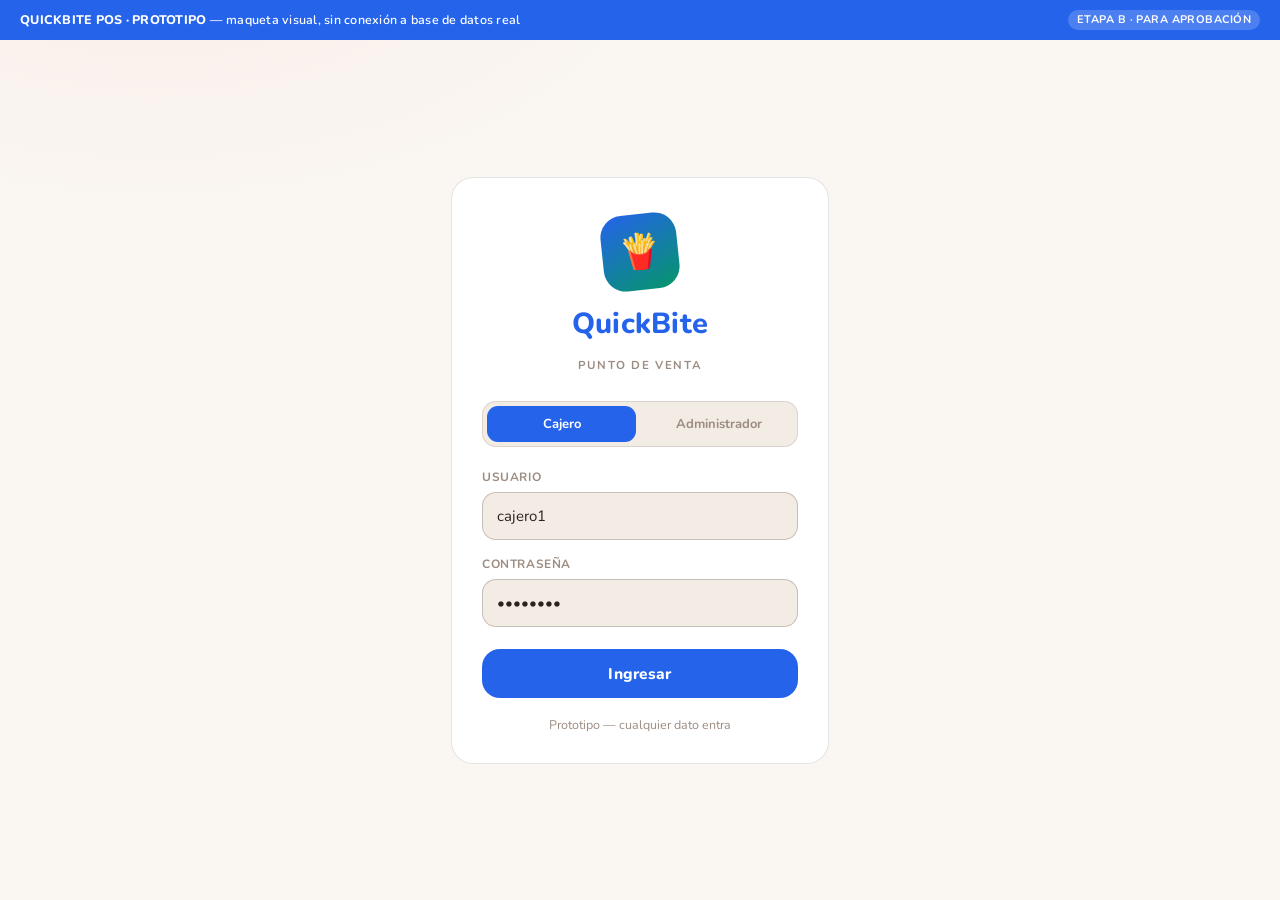
<file: landing/pos/prototype/index.html>
<!doctype html>
<html lang="es">
<head>
<meta charset="utf-8" />
<meta name="viewport" content="width=device-width, initial-scale=1" />
<title>QuickBite POS · Prototipo de Punto de Venta</title>
<link rel="preconnect" href="https://fonts.googleapis.com" />
<link rel="preconnect" href="https://fonts.gstatic.com" crossorigin />
<link href="https://fonts.googleapis.com/css2?family=Nunito:wght@400;600;700;800&display=swap" rel="stylesheet" />
<style>
  /*
    DESIGN PLAN (ver docs/FRONTEND.md)
    Color: --bg #FAF6F2 (crema suave, no blanco puro) · --surface #FFFFFF (tarjetas/paneles) ·
      --surface-2 #F3ECE4 (paneles anidados: inputs, sub-paneles) · --primary #2563EB (accion principal,
      seleccion/activo) · --primary-ink #FFFFFF · --accent #059669 (boton Cobrar y su flujo de pago) ·
      --accent-ink #2B2320 · --text #2B2320 · --text-dim tono atenuado de --text · --ok #2E8B57 · --danger rojo.
      Tema unico claro, plano (sin sombras duras ni elevacion), muy redondeado: el color y el radio
      comunican "tocable", no la profundidad.
    Type: fuente unica Nunito (400/600/700/800) para todo — titulos/precios en 800, subtitulos en 600,
      texto general en 400; numeros con tabular-nums para que las cifras alineen en columnas.
    Layout: dos actos en un lienzo — login centrado, luego la pantalla de venta de una sola vista (grid de
      catalogo a la izquierda, panel de pedido fijo a la derecha), con una hoja deslizante para Cobrar/Vueltas.
  */

  :root{
    --bg:#FAF6F2;
    --surface:#FFFFFF;
    --surface-2:#F3ECE4;
    --primary:#2563EB;
    --primary-ink:#FFFFFF;
    --accent:#059669;
    --accent-ink:#2B2320;
    --text:#2B2320;
    --text-dim:#9C8C82;
    --line:rgba(43,35,32,.12);
    --line-strong:rgba(43,35,32,.22);
    --danger:#D64545;
    --ok:#2E8B57;
    --radius:18px;
    --font-display: "Nunito", system-ui, sans-serif;
    --font-body: "Nunito", system-ui, -apple-system, sans-serif;
  }

  *{box-sizing:border-box;}
  html,body{height:100%;}
  body{
    margin:0;
    background: radial-gradient(ellipse 900px 500px at 12% -10%, rgba(232,73,29,.05), transparent 60%), var(--bg);
    color:var(--text);
    font-family:var(--font-body);
    font-weight:400;
    -webkit-font-smoothing:antialiased;
    overflow-x:hidden;
  }
  ::selection{ background:var(--accent); color:var(--accent-ink); }
  button{ font-family:inherit; }
  button:focus-visible, input:focus-visible, [tabindex]:focus-visible{
    outline:2px solid var(--primary); outline-offset:2px;
  }
  @media (prefers-reduced-motion: reduce){
    *{ animation-duration:.01ms !important; transition-duration:.01ms !important; }
  }

  .num{ font-variant-numeric: tabular-nums; }

  /* ---------- Top status strip (shared) ---------- */
  .devbar{
    display:flex; align-items:center; justify-content:space-between;
    gap:12px; padding:10px 20px;
    background:var(--primary); color:var(--primary-ink);
    font:600 12.5px/1.3 var(--font-body);
    letter-spacing:.02em;
  }
  .devbar b{ font-weight:800; }
  .devbar .tag{
    background:rgba(255,255,255,.18); color:var(--primary-ink);
    padding:3px 9px; border-radius:100px; font-weight:700; font-size:11px;
    letter-spacing:.04em; text-transform:uppercase;
  }

  /* ================= LOGIN SCREEN ================= */
  #login{
    min-height:calc(100vh - 40px);
    display:flex; align-items:center; justify-content:center;
    padding:40px 20px;
  }
  .login-card{
    width:100%; max-width:378px;
    background:var(--surface);
    border:1px solid var(--line);
    border-radius:22px;
    padding:36px 30px 30px;
  }
  .brand{
    display:flex; flex-direction:column; align-items:center; gap:14px;
    margin-bottom:28px;
  }
  .brand-badge{
    width:76px; height:76px; border-radius:22px;
    background:linear-gradient(155deg, var(--primary), var(--accent));
    display:flex; align-items:center; justify-content:center;
    font-size:34px;
    transform:rotate(-6deg);
  }
  .brand-word{
    font-family:var(--font-display);
    font-weight:800;
    font-size:29px;
    letter-spacing:.01em;
    color:var(--primary);
  }
  .brand-tag{
    font-size:11.5px; letter-spacing:.14em; text-transform:uppercase;
    color:var(--text-dim); font-weight:700;
  }
  .field{ margin-bottom:16px; }
  .field label{
    display:block; font-size:12px; font-weight:700; letter-spacing:.05em;
    text-transform:uppercase; color:var(--text-dim); margin-bottom:7px;
  }
  .field input{
    width:100%; padding:13px 14px; border-radius:14px;
    border:1px solid var(--line-strong); background:var(--surface-2);
    color:var(--text); font-size:15px; font-family:inherit;
  }
  .field input::placeholder{ color:var(--text-dim); }
  .btn-primary{
    width:100%; padding:14px 24px; border:none; border-radius:18px;
    background:var(--primary); color:var(--primary-ink);
    font-weight:800; font-size:15.5px; letter-spacing:.01em;
    cursor:pointer; margin-top:6px;
    transition:filter .12s ease;
  }
  .btn-primary:hover{ filter:brightness(1.08); }
  .login-foot{
    text-align:center; margin-top:18px; font-size:12.5px; color:var(--text-dim);
  }
  .role-chip{
    display:flex; gap:8px; margin-bottom:22px; background:var(--surface-2);
    border:1px solid var(--line); border-radius:14px; padding:4px;
  }
  .role-chip button{
    flex:1; padding:9px 0; border:none; border-radius:11px; background:transparent;
    color:var(--text-dim); font-weight:700; font-size:13px; cursor:pointer; font-family:inherit;
  }
  .role-chip button.active{ background:var(--primary); color:var(--primary-ink); }

  /* ================= SALE SCREEN ================= */
  #sale{ display:none; min-height:calc(100vh - 40px); }
  #sale.visible{ display:flex; }
  .app-shell{
    display:flex; width:100%; min-height:calc(100vh - 40px);
  }

  /* ---- catalog (left) ---- */
  .catalog{
    flex:1 1 auto; min-width:0;
    padding:22px 22px 32px;
    display:flex; flex-direction:column; gap:16px;
  }
  .catalog-head{
    display:flex; align-items:center; justify-content:space-between; gap:16px;
  }
  .wordmark-mini{
    display:flex; align-items:center; gap:10px;
  }
  .wordmark-mini .dot{
    width:34px; height:34px; border-radius:10px;
    background:linear-gradient(155deg, var(--primary), var(--accent));
    display:flex; align-items:center; justify-content:center; font-size:17px;
    transform:rotate(-6deg);
  }
  .wordmark-mini span{
    font-family:var(--font-display); font-weight:800; font-size:19px; color:var(--primary);
    display:inline-block;
  }
  .shift-pill{
    font-size:12px; color:var(--text-dim); font-weight:600;
    display:flex; align-items:center; gap:6px;
  }
  .shift-pill .led{ width:7px; height:7px; border-radius:50%; background:var(--ok); box-shadow:0 0 8px var(--ok); }

  .search-row{ position:relative; }
  .search-row input{
    width:100%; padding:13px 16px 13px 42px; border-radius:14px;
    border:1px solid var(--line); background:var(--surface);
    color:var(--text); font-size:14.5px; font-family:inherit;
  }
  .search-row input::placeholder{ color:var(--text-dim); }
  .search-row svg{
    position:absolute; left:14px; top:50%; transform:translateY(-50%);
    opacity:.5; color:var(--text-dim);
  }

  .tabs{ display:flex; gap:8px; flex-wrap:wrap; }
  .tab{
    padding:9px 16px; border-radius:100px; border:1px solid var(--line);
    background:var(--surface); color:var(--text-dim); font-family:inherit;
    font-weight:700; font-size:13px; cursor:pointer; white-space:nowrap;
    transition:background .12s ease, color .12s ease, border-color .12s ease;
  }
  .tab.active{ background:var(--primary); color:var(--primary-ink); border-color:var(--primary); }
  .tab:hover:not(.active){ border-color:var(--line-strong); color:var(--text); }

  .grid{
    display:grid; grid-template-columns:repeat(auto-fill, minmax(148px,1fr));
    gap:14px; overflow-y:auto; padding-bottom:6px; align-content:start;
  }
  .card{
    background:var(--surface); border:1px solid var(--line); border-radius:var(--radius);
    padding:12px; cursor:pointer; text-align:left;
    display:flex; flex-direction:column; gap:10px;
    transition:border-color .12s ease, background .12s ease;
    position:relative; overflow:hidden;
  }
  .card:hover{ border-color:var(--line-strong); }
  .card:hover .thumb{ transform:scale(1.05); }
  .card.selected{ border-color:var(--primary); background:var(--surface-2); }
  .card .thumb{
    aspect-ratio:1/1; border-radius:12px; overflow:hidden;
    background:linear-gradient(155deg, var(--surface-2), #ECE0D2);
    display:flex; align-items:center; justify-content:center; font-size:34px;
    border:1px solid var(--line);
    transition:transform .25s ease;
  }
  .card .name{ font-weight:700; font-size:13.5px; line-height:1.25; }
  .card .price{ font-weight:800; color:var(--primary); font-size:13.5px; }
  .card .qty-badge{
    position:absolute; top:8px; right:8px; background:var(--primary); color:var(--primary-ink);
    min-width:20px; height:20px; padding:0 5px; border-radius:100px;
    font-size:11.5px; font-weight:800; display:none; align-items:center; justify-content:center;
  }
  .card.selected .qty-badge{ display:flex; }
  .scroll-hint{
    display:flex; justify-content:center; padding:2px 0 0;
  }
  .scroll-hint .puck{
    width:38px; height:38px; border-radius:50%; background:var(--surface);
    border:1px solid var(--line); display:flex; align-items:center; justify-content:center;
    color:var(--text-dim); animation:bob 1.6s ease-in-out infinite;
  }
  @keyframes bob{ 0%,100%{ transform:translateY(0); } 50%{ transform:translateY(4px); } }

  /* ---- order rail (right) ---- */
  .order-rail{
    width:352px; flex:0 0 auto;
    background:var(--surface);
    border-left:1px solid var(--line);
    display:flex; flex-direction:column;
    padding:20px 18px 18px;
    gap:14px;
  }
  .fulfillment{
    display:flex; background:var(--surface-2); border:1px solid var(--line);
    border-radius:16px; padding:4px; gap:4px;
  }
  .fulfillment button{
    flex:1; padding:10px 0; border:none; border-radius:12px; background:transparent; font-family:inherit;
    color:var(--text-dim); font-weight:800; font-size:13px; cursor:pointer;
    display:flex; align-items:center; justify-content:center; gap:6px;
  }
  .fulfillment button.active{ background:var(--primary); color:var(--primary-ink); }

  .sub-panel{
    background:var(--surface-2); border:1px solid var(--line); border-radius:14px;
    padding:12px; display:none; flex-direction:column; gap:8px;
  }
  .sub-panel.visible{ display:flex; }
  .sub-panel input, .sub-panel select{
    width:100%; padding:10px 12px; border-radius:11px; border:1px solid var(--line-strong);
    background:var(--surface); color:var(--text); font-size:13.5px; font-family:inherit;
  }
  .zone-note{
    font-size:12px; color:var(--text-dim); display:flex; justify-content:space-between;
    padding-top:2px;
  }
  .zone-note b{ color:var(--primary); font-weight:800; }

  .order-lines{
    flex:1 1 auto; overflow-y:auto; display:flex; flex-direction:column; gap:10px;
    min-height:120px; padding-right:2px;
  }
  .order-empty{
    margin:auto; text-align:center; color:var(--text-dim); font-size:13px; padding:20px 10px;
  }
  .line{
    display:flex; flex-direction:column; gap:2px;
    padding-bottom:10px; border-bottom:1px dashed var(--line);
  }
  .line-top{ display:flex; justify-content:space-between; gap:10px; font-size:13.5px; font-weight:700; }
  .line-addon{ font-size:12px; color:var(--text-dim); padding-left:14px; }
  .line-sub{ font-size:12.5px; color:var(--text-dim); }

  .totals{
    border-top:1px solid var(--line); padding-top:12px;
    display:flex; flex-direction:column; gap:6px;
  }
  .totals .row{ display:flex; justify-content:space-between; font-size:13px; color:var(--text-dim); }
  .totals .row.grand{
    font-size:21px; font-weight:800; color:var(--text); padding-top:4px;
  }
  .totals .row.grand .num{ color:var(--accent-ink); }

  .btn-cobrar{
    width:100%; padding:16px 24px; border:none; border-radius:18px;
    background:var(--accent); color:var(--accent-ink);
    font-weight:800; font-size:16.5px; cursor:pointer; font-family:inherit;
    display:flex; align-items:center; justify-content:center; gap:8px;
    transition:filter .12s ease;
  }
  .btn-cobrar:hover{ filter:brightness(1.05); }
  .btn-cobrar:disabled{ opacity:.4; cursor:not-allowed; filter:none; }

  /* ---- addon popover ---- */
  .overlay{
    position:fixed; inset:0; background:rgba(43,35,32,.45);
    display:none; align-items:center; justify-content:center; z-index:40; padding:20px;
  }
  .overlay.visible{ display:flex; }
  .popover{
    width:100%; max-width:340px; background:var(--surface); border:1px solid var(--line);
    border-radius:20px; padding:20px;
  }
  .popover h3{ margin:0 0 4px; font-size:17px; font-family:var(--font-display); font-weight:800; }
  .popover .sub{ margin:0 0 16px; font-size:12.5px; color:var(--text-dim); }
  .addon-opt{
    display:flex; align-items:center; justify-content:space-between;
    padding:11px 4px; border-bottom:1px solid var(--line); cursor:pointer;
  }
  .addon-opt:last-of-type{ border-bottom:none; }
  .addon-opt .chk{
    width:20px; height:20px; border-radius:7px; border:2px solid var(--line-strong);
    display:flex; align-items:center; justify-content:center; flex:0 0 auto;
  }
  .addon-opt.checked .chk{ background:var(--primary); border-color:var(--primary); color:var(--primary-ink); }
  .addon-opt .lbl{ flex:1; padding:0 10px; font-size:13.5px; }
  .addon-opt .pr{ font-size:12.5px; color:var(--text-dim); }
  .popover-actions{ display:flex; gap:10px; margin-top:16px; }
  .btn-ghost{
    flex:1; padding:11px 24px; border-radius:18px; border:2px solid var(--primary); font-family:inherit;
    background:#fff; color:var(--primary); font-weight:700; cursor:pointer; font-size:13.5px;
  }
  .popover-actions .btn-primary{ margin:0; flex:1.4; }

  /* ---- cobrar sheet ---- */
  .sheet-overlay{
    position:fixed; inset:0; background:rgba(43,35,32,.5);
    display:none; align-items:flex-end; justify-content:center; z-index:50;
  }
  .sheet-overlay.visible{ display:flex; }
  .sheet{
    width:100%; max-width:480px; background:var(--surface);
    border:1px solid var(--line); border-bottom:none;
    border-radius:22px 22px 0 0; padding:26px 24px 30px;
    animation:slideup .22s ease-out;
  }
  @keyframes slideup{ from{ transform:translateY(24px); opacity:0; } to{ transform:translateY(0); opacity:1; } }
  .sheet-head{ display:flex; justify-content:space-between; align-items:flex-start; margin-bottom:6px; }
  .sheet-head h2{ margin:0; font-family:var(--font-display); font-size:20px; font-weight:800; }
  .sheet-close{ background:none; border:none; color:var(--text-dim); font-size:22px; cursor:pointer; line-height:1; }
  .sheet-total{ font-size:13px; color:var(--text-dim); margin-bottom:18px; }
  .sheet-total .num{ color:var(--primary); font-weight:800; font-size:15px; }

  .pay-tabs{ display:flex; gap:8px; margin-bottom:18px; }
  .pay-tabs button{
    flex:1; padding:10px; border-radius:14px; border:1px solid var(--line); font-family:inherit;
    background:var(--surface-2); color:var(--text-dim); font-weight:700; font-size:13.5px; cursor:pointer;
  }
  .pay-tabs button.active{ background:var(--accent); color:var(--accent-ink); border-color:var(--accent); }

  .pay-pane{ display:none; }
  .pay-pane.visible{ display:block; }

  .cash-display{
    background:var(--surface-2); border:1px solid var(--line); border-radius:16px;
    padding:16px; text-align:center; margin-bottom:14px;
  }
  .cash-display .lbl{ font-size:11.5px; color:var(--text-dim); text-transform:uppercase; letter-spacing:.08em; font-weight:700; }
  .cash-display .amt{ font-size:30px; font-weight:800; margin-top:4px; }
  .cash-display .amt.zero{ color:var(--text-dim); }

  .quick-amts{ display:flex; gap:8px; margin-bottom:14px; }
  .quick-amts button{
    flex:1; padding:9px 0; border-radius:12px; border:1px solid var(--line-strong); font-family:inherit;
    background:#fff; color:var(--text); font-weight:700; font-size:12.5px; cursor:pointer;
  }
  .quick-amts button:hover{ border-color:var(--primary); color:var(--primary); }

  .keypad{ display:grid; grid-template-columns:repeat(3,1fr); gap:8px; margin-bottom:16px; }
  .keypad button{
    padding:14px 0; border-radius:14px; border:1px solid var(--line); font-family:inherit;
    background:var(--surface-2); color:var(--text); font-size:17px; font-weight:700; cursor:pointer;
  }
  .keypad button:hover{ border-color:var(--line-strong); }
  .keypad button.clear{ color:var(--danger); font-size:13px; }

  .change-row{
    display:flex; justify-content:space-between; align-items:center;
    padding:14px 16px; border-radius:14px; margin-bottom:16px;
    background:rgba(46,139,87,.08); border:1px solid rgba(46,139,87,.3);
  }
  .change-row.insufficient{ background:rgba(214,69,69,.08); border-color:rgba(214,69,69,.3); }
  .change-row .lbl{ font-size:12.5px; font-weight:700; color:var(--text-dim); text-transform:uppercase; letter-spacing:.05em; }
  .change-row .val{ font-size:19px; font-weight:800; color:var(--ok); }
  .change-row.insufficient .val{ color:var(--danger); font-size:13px; }

  .transfer-drop{
    border:2px dashed var(--line-strong); border-radius:16px; padding:26px 16px;
    text-align:center; margin-bottom:14px; color:var(--text-dim); font-size:13px;
  }
  .transfer-drop b{ color:var(--primary); display:block; margin-bottom:4px; font-size:14px; }
  .transfer-note{ font-size:11.5px; color:var(--text-dim); text-align:center; margin-bottom:16px; }
  .transfer-note b{ color:var(--text); }

  /* ---- pedido como panel deslizante en ventanas angostas ----
     Caso real: el cajero divide el monitor a la mitad para contestar WhatsApp de domicilios
     al lado del sistema. Esa ventana queda angosta pero sigue siendo de escritorio (alta, no
     un celular en vertical), así que en vez de apilar el pedido debajo del catálogo — lo que
     dejaría muy poco catálogo visible — el pedido se convierte en un panel que se abre bajo
     demanda, y el catálogo aprovecha todo el ancho disponible. */
  .rail-close{ display:none; }
  .order-fab{ display:none; }
  .rail-backdrop{ position:fixed; inset:0; background:rgba(43,35,32,.35); z-index:55; display:none; }
  .rail-backdrop.visible{ display:block; }

  @media (max-width:980px){
    .order-rail{
      position:fixed; top:0; right:0; bottom:0; width:368px; max-width:90vw;
      border-left:1px solid var(--line); border-top:none; border-radius:0;
      transform:translateX(100%); transition:transform .22s ease-out; z-index:60;
    }
    .order-rail.open{ transform:translateX(0); }
    .rail-close{
      display:flex; align-self:flex-end; align-items:center; justify-content:center;
      width:34px; height:34px; border-radius:50%; border:none; background:var(--surface-2);
      color:var(--text-dim); font-size:15px; cursor:pointer; margin-bottom:-8px; flex:0 0 auto;
    }
    .order-fab{
      display:flex; align-items:center; gap:8px;
      position:fixed; bottom:20px; right:20px; z-index:56;
      background:var(--primary); color:var(--primary-ink); border:none;
      border-radius:100px; padding:14px 22px; font-weight:800; font-size:14px;
      cursor:pointer; font-family:inherit;
    }
    .order-fab .fab-count{
      background:rgba(255,255,255,.25); border-radius:100px; padding:1px 8px; font-size:12.5px;
    }
  }
</style>
</head>
<body>

<div class="devbar">
  <span><b>QUICKBITE POS · PROTOTIPO</b> — maqueta visual, sin conexión a base de datos real</span>
  <span class="tag">Etapa B · para aprobación</span>
</div>

<!-- ============ LOGIN ============ -->
<section id="login">
  <div class="login-card">
    <div class="brand">
      <div class="brand-badge">🍟</div>
      <div class="brand-word">QuickBite</div>
      <div class="brand-tag">Punto de venta</div>
    </div>
    <div class="role-chip">
      <button type="button" class="active" data-role="Cajero">Cajero</button>
      <button type="button" data-role="Administrador">Administrador</button>
    </div>
    <div class="field">
      <label for="u">Usuario</label>
      <input id="u" type="text" placeholder="ej. cajero1" value="cajero1" />
    </div>
    <div class="field">
      <label for="p">Contraseña</label>
      <input id="p" type="password" placeholder="••••••••" value="••••••••" />
    </div>
    <button class="btn-primary" id="btnLogin">Ingresar</button>
    <div class="login-foot">Prototipo — cualquier dato entra</div>
  </div>
</section>

<!-- ============ SALE SCREEN ============ -->
<section id="sale">
  <div class="app-shell">

    <!-- Catalog -->
    <div class="catalog">
      <div class="catalog-head">
        <div class="wordmark-mini"><span class="dot">🍟</span><span>QuickBite</span></div>
        <div class="shift-pill"><span class="led"></span> Turno activo · cajero1</div>
      </div>

      <div class="search-row">
        <svg width="17" height="17" viewBox="0 0 24 24" fill="none" stroke="currentColor" stroke-width="2"><circle cx="11" cy="11" r="7"/><path d="m21 21-4.3-4.3"/></svg>
        <input id="search" type="text" placeholder="Buscar por nombre o precio…" />
      </div>

      <div class="tabs" id="tabs">
        <button class="tab active" data-cat="Hamburguesas">🍔 Hamburguesas</button>
        <button class="tab" data-cat="Papas">🍟 Papas</button>
        <button class="tab" data-cat="Bebidas">🥤 Bebidas</button>
        <button class="tab" data-cat="Adiciones">➕ Adiciones</button>
      </div>

      <div class="grid" id="grid"></div>
      <div class="scroll-hint"><div class="puck">↓</div></div>
    </div>

    <!-- Order rail -->
    <div class="order-rail" id="orderRail">
      <button class="rail-close" id="railClose" aria-label="Cerrar pedido">✕</button>
      <div class="fulfillment" id="fulfillment">
        <button class="active" data-mode="Mesa">🍽️ Mesa</button>
        <button data-mode="Llevar">🥡 Llevar</button>
        <button data-mode="Domicilio">🛵 Domicilio</button>
      </div>

      <div class="sub-panel" id="panelMesa">
        <input type="text" placeholder="Número de mesa" value="4" />
      </div>

      <div class="sub-panel" id="panelDomicilio">
        <input type="text" placeholder="Buscar cliente por nombre o teléfono…" />
        <input type="number" placeholder="Número de calle (ej. 34)" id="calleInput" />
        <div class="zone-note" id="zoneNote">Ingresa la calle para calcular el envío</div>
      </div>

      <div class="order-lines" id="orderLines">
        <div class="order-empty">Toca un producto del catálogo<br/>para agregarlo al pedido</div>
      </div>

      <div class="totals">
        <div class="row"><span>Subtotal</span><span class="num" id="subtotalVal">$0</span></div>
        <div class="row" id="envioRow" style="display:none;"><span>Domicilio</span><span class="num" id="envioVal">$0</span></div>
        <div class="row grand"><span>Total</span><span class="num" id="totalVal">$0</span></div>
      </div>

      <button class="btn-cobrar" id="btnCobrar" disabled>Cobrar →</button>
    </div>
  </div>

  <div class="rail-backdrop" id="railBackdrop"></div>
  <button class="order-fab" id="orderFab">
    🧾 Ver pedido <span class="fab-count num" id="fabCount"></span>
  </button>
</section>

<!-- ============ ADDON POPOVER ============ -->
<div class="overlay" id="overlay">
  <div class="popover">
    <h3 id="popTitle">Elige tus salsas</h3>
    <p class="sub">Puedes marcar varias · algunas tienen costo adicional</p>
    <div id="addonList"></div>
    <div class="popover-actions">
      <button class="btn-ghost" id="popCancel">Cancelar</button>
      <button class="btn-primary" id="popConfirm">Agregar al pedido</button>
    </div>
  </div>
</div>

<!-- ============ COBRAR SHEET ============ -->
<div class="sheet-overlay" id="sheetOverlay">
  <div class="sheet">
    <div class="sheet-head">
      <h2>Cobrar pedido</h2>
      <button class="sheet-close" id="sheetClose">×</button>
    </div>
    <div class="sheet-total">Total a pagar <span class="num" id="sheetTotal">$0</span></div>

    <div class="pay-tabs">
      <button class="active" data-pay="efectivo">💵 Efectivo</button>
      <button data-pay="transferencia">📲 Transferencia</button>
    </div>

    <!-- Efectivo -->
    <div class="pay-pane visible" id="paneEfectivo">
      <div class="cash-display">
        <div class="lbl">Recibido</div>
        <div class="amt zero num" id="recibidoDisplay">$0</div>
      </div>
      <div class="quick-amts">
        <button data-amt="5000">+5.000</button>
        <button data-amt="10000">+10.000</button>
        <button data-amt="20000">+20.000</button>
        <button data-amt="50000">+50.000</button>
      </div>
      <div class="keypad" id="keypad">
        <button data-k="1">1</button><button data-k="2">2</button><button data-k="3">3</button>
        <button data-k="4">4</button><button data-k="5">5</button><button data-k="6">6</button>
        <button data-k="7">7</button><button data-k="8">8</button><button data-k="9">9</button>
        <button class="clear" data-k="C">Borrar</button><button data-k="0">0</button><button data-k="000">000</button>
      </div>
      <div class="change-row insufficient" id="changeRow">
        <span class="lbl">Cambio a devolver</span>
        <span class="val num" id="changeVal">Falta $0</span>
      </div>
    </div>

    <!-- Transferencia -->
    <div class="pay-pane" id="paneTransferencia">
      <div class="transfer-drop">
        <b>📎 Pega aquí el comprobante</b>
        Ctrl+V con la captura copiada desde WhatsApp — es opcional
      </div>
      <div class="transfer-note">Puedes confirmar el pago <b>sin adjuntar</b> el comprobante si aún no lo tienes a la mano.</div>
    </div>

    <button class="btn-primary" id="btnConfirmarPago">Confirmar pago e imprimir</button>
  </div>
</div>

<script>
(function(){
  var CATALOG = {
    Hamburguesas: [
      {n:"Hamburguesa Clásica", p:16000, addon:true},
      {n:"Hamburguesa BBQ", p:18500, addon:true},
      {n:"Hamburguesa Picante", p:15000, addon:true},
      {n:"Hamburguesa de Pollo", p:21000, addon:true}
    ],
    Papas: [
      {n:"Papas con Queso", p:12000, addon:true},
      {n:"Papas con Tocineta", p:14500, addon:true},
      {n:"Papas Mixtas", p:9000, addon:true},
      {n:"Papas Dobles", p:16000, addon:true}
    ],
    Bebidas: [
      {n:"Limonada de Coco", p:6500, addon:false},
      {n:"Jugo de Mora", p:6000, addon:false},
      {n:"Gaseosa Personal", p:4500, addon:false},
      {n:"Malteada de Vainilla", p:9500, addon:false}
    ],
    Adiciones: [
      {n:"Salsa de la Casa", p:0, addon:false},
      {n:"Extra Queso", p:3000, addon:false},
      {n:"Tocineta Crocante", p:4000, addon:false},
      {n:"Piña Caramelizada", p:2500, addon:false}
    ]
  };
  var ICONS = {Hamburguesas:"🍔", Papas:"🍟", Bebidas:"🥤", Adiciones:"➕"};
  var ADDONS = [
    {n:"Salsa BBQ", p:0}, {n:"Salsa Rosada", p:0}, {n:"Piña Caramelizada", p:2500},
    {n:"Extra Queso", p:3000}, {n:"Tocineta Crocante", p:4000}
  ];

  function fmt(n){ return "$" + n.toLocaleString("es-CO"); }

  // ---- Login ----
  document.querySelectorAll(".role-chip button").forEach(function(b){
    b.addEventListener("click", function(){
      document.querySelectorAll(".role-chip button").forEach(function(x){ x.classList.remove("active"); });
      b.classList.add("active");
    });
  });
  document.getElementById("btnLogin").addEventListener("click", function(){
    document.getElementById("login").style.display = "none";
    document.getElementById("sale").classList.add("visible");
  });

  // ---- Panel de pedido deslizante (ventana angosta: cajero con WhatsApp al lado) ----
  function openRail(){
    document.getElementById("orderRail").classList.add("open");
    document.getElementById("railBackdrop").classList.add("visible");
  }
  function closeRail(){
    document.getElementById("orderRail").classList.remove("open");
    document.getElementById("railBackdrop").classList.remove("visible");
  }
  document.getElementById("orderFab").addEventListener("click", openRail);
  document.getElementById("railClose").addEventListener("click", closeRail);
  document.getElementById("railBackdrop").addEventListener("click", closeRail);

  // ---- Catalog rendering ----
  var currentCat = "Hamburguesas";
  var order = []; // {name, price, qty, addons:[{n,p}]}
  var pendingItem = null;
  var pendingAddons = [];

  function renderGrid(filterText){
    var grid = document.getElementById("grid");
    grid.innerHTML = "";
    var items = CATALOG[currentCat];
    (filterText ? Object.keys(CATALOG).reduce(function(acc,c){ return acc.concat(CATALOG[c].map(function(i){ return Object.assign({cat:c}, i); })); },[]) : items.map(function(i){ return Object.assign({cat:currentCat}, i); }))
      .filter(function(i){
        if(!filterText) return true;
        var q = filterText.toLowerCase();
        return i.n.toLowerCase().indexOf(q) !== -1 || String(i.p).indexOf(q) !== -1;
      })
      .forEach(function(item){
        var card = document.createElement("button");
        card.type = "button";
        card.className = "card";
        var qtyInOrder = order.filter(function(l){ return l.name === item.n; }).reduce(function(a,l){ return a + l.qty; }, 0);
        if(qtyInOrder > 0) card.classList.add("selected");
        card.innerHTML =
          '<div class="thumb">' + (ICONS[item.cat]||"🍽️") + '</div>' +
          '<div class="name">' + item.n + '</div>' +
          '<div class="price num">' + fmt(item.p) + '</div>' +
          '<div class="qty-badge">' + (qtyInOrder||"") + '</div>';
        card.addEventListener("click", function(){ addItem(item); });
        grid.appendChild(card);
      });
  }

  document.querySelectorAll(".tab").forEach(function(t){
    t.addEventListener("click", function(){
      document.querySelectorAll(".tab").forEach(function(x){ x.classList.remove("active"); });
      t.classList.add("active");
      currentCat = t.dataset.cat;
      document.getElementById("search").value = "";
      renderGrid();
    });
  });
  document.getElementById("search").addEventListener("input", function(e){
    renderGrid(e.target.value.trim());
  });

  function addItem(item){
    if(item.addon){
      pendingItem = item;
      pendingAddons = [];
      openAddonPopover(item);
    } else {
      pushLine(item, []);
    }
  }

  function pushLine(item, addons){
    order.push({ name:item.n, price:item.p, qty:1, addons:addons });
    renderGrid(document.getElementById("search").value.trim());
    renderOrder();
  }

  // ---- Addon popover ----
  function openAddonPopover(item){
    document.getElementById("popTitle").textContent = "Personaliza: " + item.n;
    var list = document.getElementById("addonList");
    list.innerHTML = "";
    ADDONS.forEach(function(a){
      var row = document.createElement("div");
      row.className = "addon-opt";
      row.innerHTML =
        '<div class="chk"></div>' +
        '<div class="lbl">' + a.n + '</div>' +
        '<div class="pr">' + (a.p ? "+" + fmt(a.p) : "Gratis") + '</div>';
      row.addEventListener("click", function(){
        var idx = pendingAddons.findIndex(function(x){ return x.n === a.n; });
        if(idx === -1){ pendingAddons.push(a); row.classList.add("checked"); }
        else { pendingAddons.splice(idx,1); row.classList.remove("checked"); }
      });
      list.appendChild(row);
    });
    document.getElementById("overlay").classList.add("visible");
  }
  document.getElementById("popCancel").addEventListener("click", function(){
    document.getElementById("overlay").classList.remove("visible");
  });
  document.getElementById("popConfirm").addEventListener("click", function(){
    document.getElementById("overlay").classList.remove("visible");
    pushLine(pendingItem, pendingAddons.slice());
  });

  // ---- Order rail ----
  function renderOrder(){
    var wrap = document.getElementById("orderLines");
    wrap.innerHTML = "";
    if(order.length === 0){
      wrap.innerHTML = '<div class="order-empty">Toca un producto del catálogo<br/>para agregarlo al pedido</div>';
    } else {
      order.forEach(function(line, idx){
        var addonTotal = line.addons.reduce(function(a,x){ return a+x.p; }, 0);
        var lineTotal = (line.price + addonTotal) * line.qty;
        var div = document.createElement("div");
        div.className = "line";
        div.innerHTML =
          '<div class="line-top"><span>' + line.qty + '× ' + line.name + '</span><span class="num">' + fmt(lineTotal) + '</span></div>' +
          line.addons.map(function(a){ return '<div class="line-addon">+ ' + a.n + '</div>'; }).join("") +
          '<div class="line-sub">' + fmt(line.price) + ' c/u' + (addonTotal ? " + adiciones" : "") + '</div>';
        wrap.appendChild(div);
      });
    }

    var subtotal = order.reduce(function(a,l){
      var addonTotal = l.addons.reduce(function(x,y){ return x+y.p; }, 0);
      return a + (l.price + addonTotal) * l.qty;
    }, 0);

    var envio = currentFulfillment === "Domicilio" ? getEnvioCost() : 0;
    var total = subtotal + envio;

    document.getElementById("subtotalVal").textContent = fmt(subtotal);
    document.getElementById("envioRow").style.display = currentFulfillment === "Domicilio" ? "flex" : "none";
    document.getElementById("envioVal").textContent = fmt(envio);
    document.getElementById("totalVal").textContent = fmt(total);
    document.getElementById("btnCobrar").disabled = order.length === 0 || (currentFulfillment === "Domicilio" && envio === null);

    var itemCount = order.reduce(function(a,l){ return a + l.qty; }, 0);
    document.getElementById("fabCount").textContent = itemCount > 0 ? itemCount + " · " + fmt(total) : "";
  }

  // ---- Fulfillment / domicilio zones ----
  var currentFulfillment = "Mesa";
  var ZONES = [ {from:1, to:20, cost:3000}, {from:21, to:40, cost:5000}, {from:41, to:60, cost:7000} ];

  function getEnvioCost(){
    var calle = parseInt(document.getElementById("calleInput").value, 10);
    if(isNaN(calle)) return 0;
    var zone = ZONES.find(function(z){ return calle >= z.from && calle <= z.to; });
    return zone ? zone.cost : null;
  }
  function updateZoneNote(){
    var calle = document.getElementById("calleInput").value;
    var note = document.getElementById("zoneNote");
    if(!calle){ note.innerHTML = "Ingresa la calle para calcular el envío"; return; }
    var cost = getEnvioCost();
    if(cost === null){ note.innerHTML = '<span style="color:var(--danger)">Zona no configurada — confirma con un administrador</span>'; }
    else { note.innerHTML = "Costo de envío: <b class='num'>" + fmt(cost) + "</b>"; }
  }
  document.getElementById("calleInput").addEventListener("input", function(){ updateZoneNote(); renderOrder(); });

  document.querySelectorAll("#fulfillment button").forEach(function(b){
    b.addEventListener("click", function(){
      document.querySelectorAll("#fulfillment button").forEach(function(x){ x.classList.remove("active"); });
      b.classList.add("active");
      currentFulfillment = b.dataset.mode;
      document.getElementById("panelMesa").classList.toggle("visible", currentFulfillment === "Mesa");
      document.getElementById("panelDomicilio").classList.toggle("visible", currentFulfillment === "Domicilio");
      renderOrder();
    });
  });

  // ---- Cobrar sheet ----
  document.getElementById("btnCobrar").addEventListener("click", function(){
    document.getElementById("sheetTotal").textContent = document.getElementById("totalVal").textContent;
    document.getElementById("sheetOverlay").classList.add("visible");
    closeRail();
  });
  document.getElementById("sheetClose").addEventListener("click", function(){
    document.getElementById("sheetOverlay").classList.remove("visible");
  });

  document.querySelectorAll(".pay-tabs button").forEach(function(b){
    b.addEventListener("click", function(){
      document.querySelectorAll(".pay-tabs button").forEach(function(x){ x.classList.remove("active"); });
      b.classList.add("active");
      var pay = b.dataset.pay;
      document.getElementById("paneEfectivo").classList.toggle("visible", pay === "efectivo");
      document.getElementById("paneTransferencia").classList.toggle("visible", pay === "transferencia");
      document.getElementById("btnConfirmarPago").disabled = false;
    });
  });

  var recibido = 0;
  function totalNumeric(){
    var raw = document.getElementById("totalVal").textContent.replace(/[^\d]/g,"");
    return parseInt(raw||"0",10);
  }
  function renderCash(){
    document.getElementById("recibidoDisplay").textContent = fmt(recibido);
    document.getElementById("recibidoDisplay").classList.toggle("zero", recibido === 0);
    var total = totalNumeric();
    var change = recibido - total;
    var row = document.getElementById("changeRow");
    var val = document.getElementById("changeVal");
    if(change < 0){
      row.classList.add("insufficient");
      val.textContent = "Falta " + fmt(Math.abs(change));
      document.getElementById("btnConfirmarPago").setAttribute("disabled","disabled");
    } else {
      row.classList.remove("insufficient");
      val.textContent = fmt(change);
      document.getElementById("btnConfirmarPago").removeAttribute("disabled");
    }
  }
  document.querySelectorAll(".keypad button").forEach(function(b){
    b.addEventListener("click", function(){
      var k = b.dataset.k;
      if(k === "C"){ recibido = 0; }
      else { recibido = parseInt(String(recibido) + k, 10); }
      renderCash();
    });
  });
  document.querySelectorAll(".quick-amts button").forEach(function(b){
    b.addEventListener("click", function(){
      recibido += parseInt(b.dataset.amt, 10);
      renderCash();
    });
  });

  document.getElementById("btnConfirmarPago").addEventListener("click", function(){
    document.getElementById("sheetOverlay").classList.remove("visible");
    order = [];
    recibido = 0;
    renderCash();
    renderOrder();
    renderGrid();
    alert("Pedido cobrado — en el sistema real aquí se imprime el ticket.");
  });

  renderGrid();
  renderOrder();
  updateZoneNote();
})();
</script>
</body>
</html>
</file>
